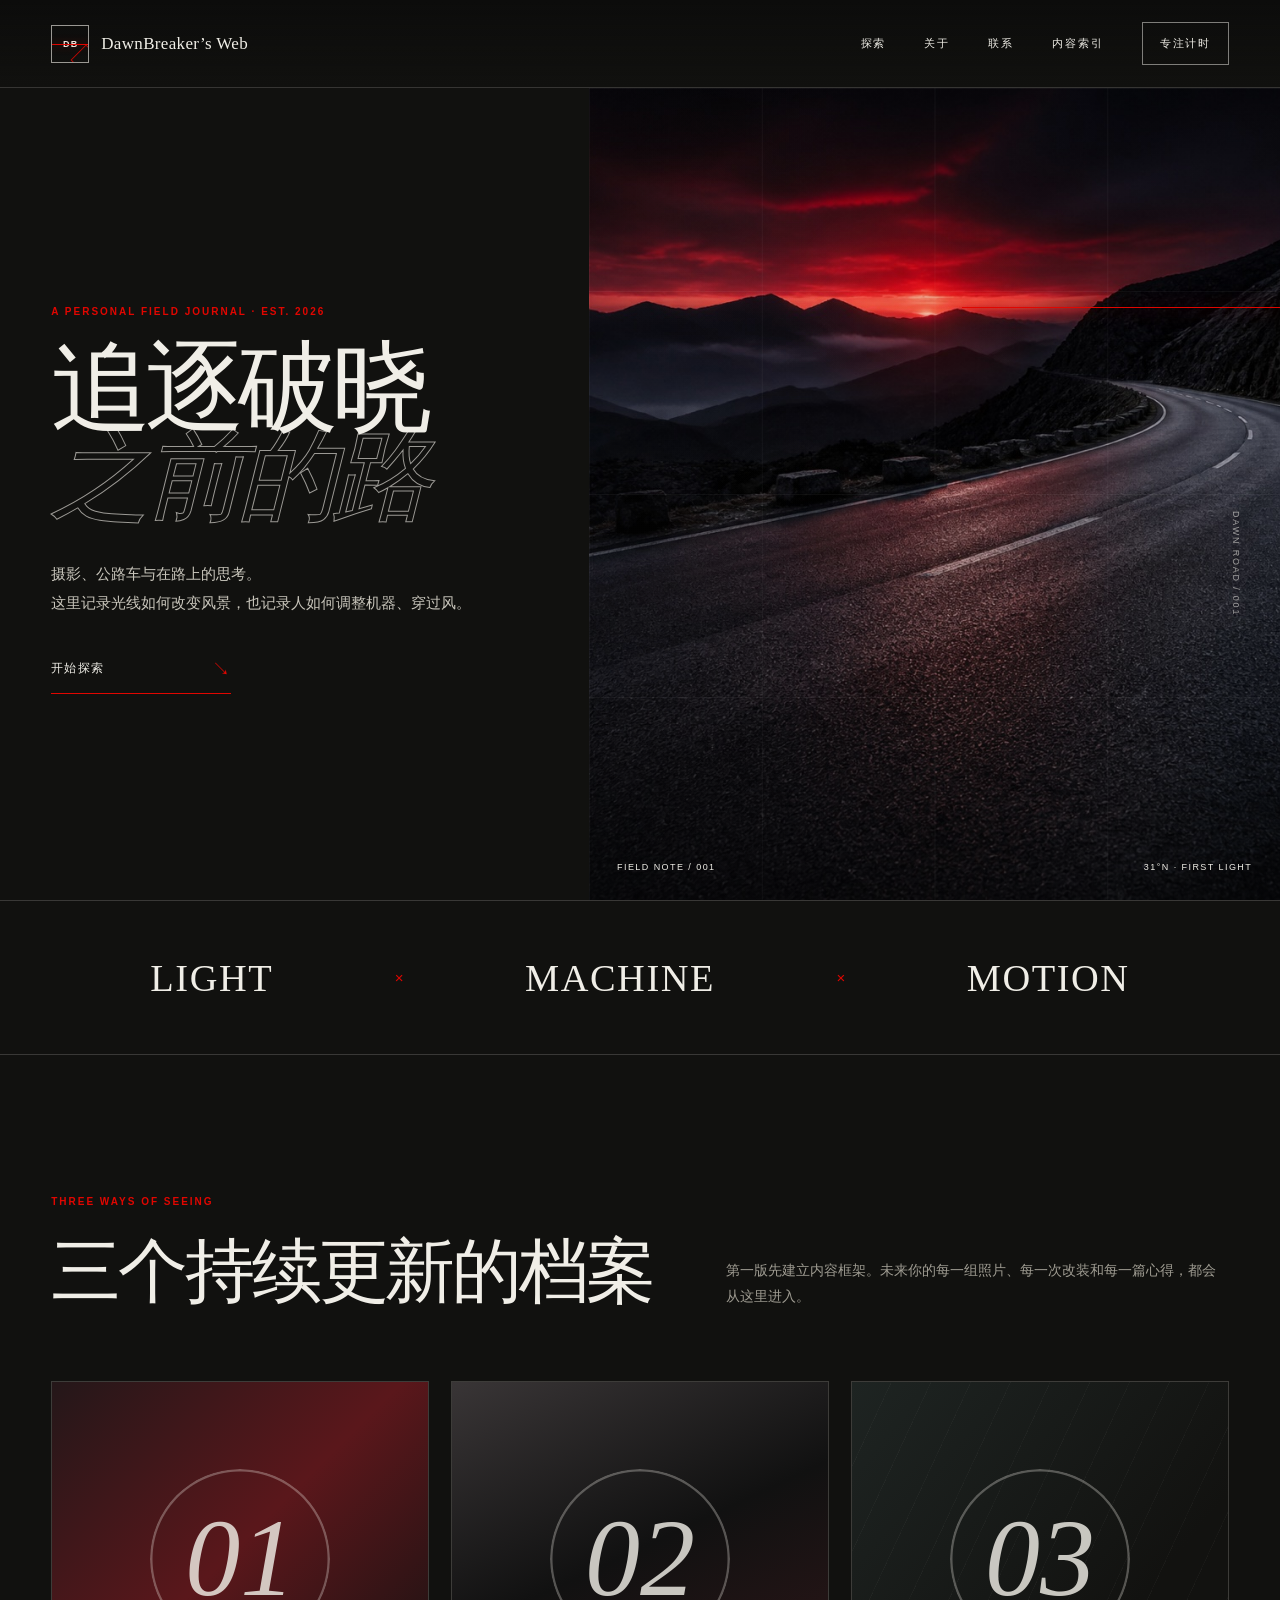
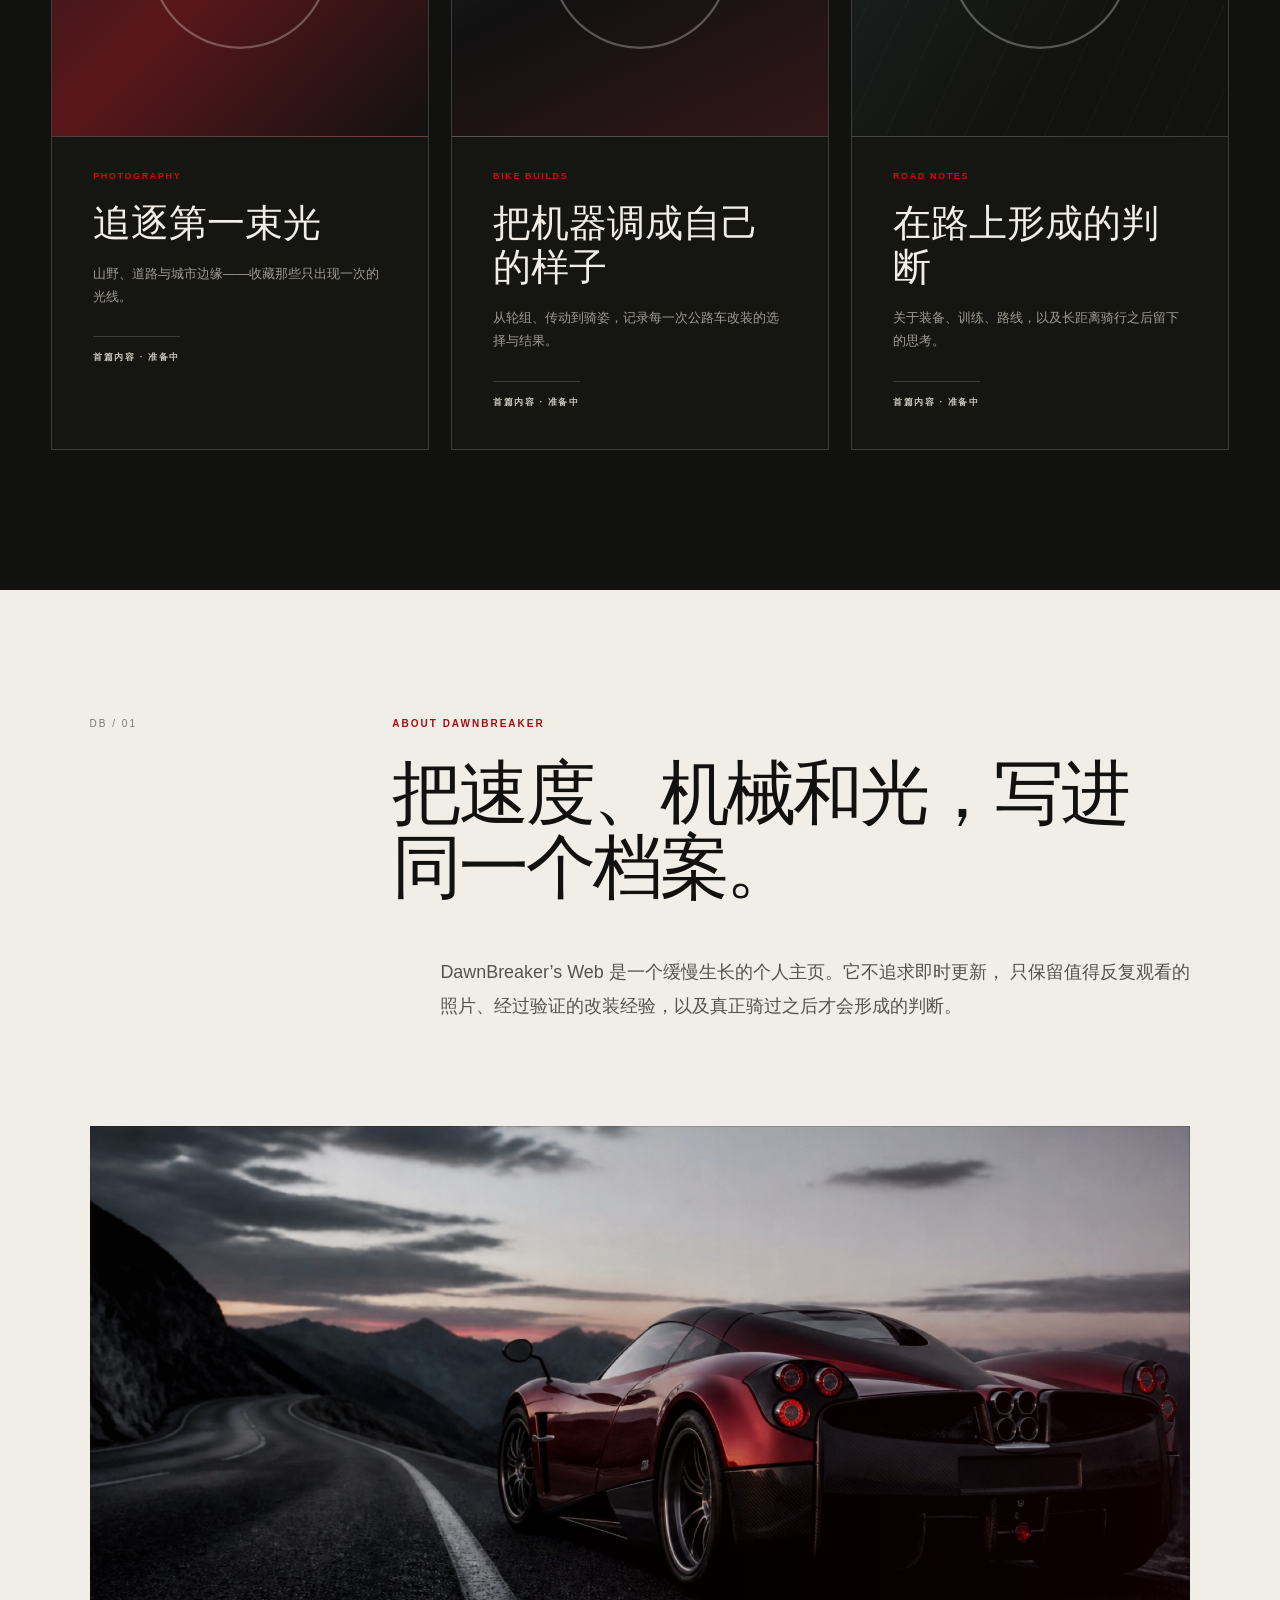
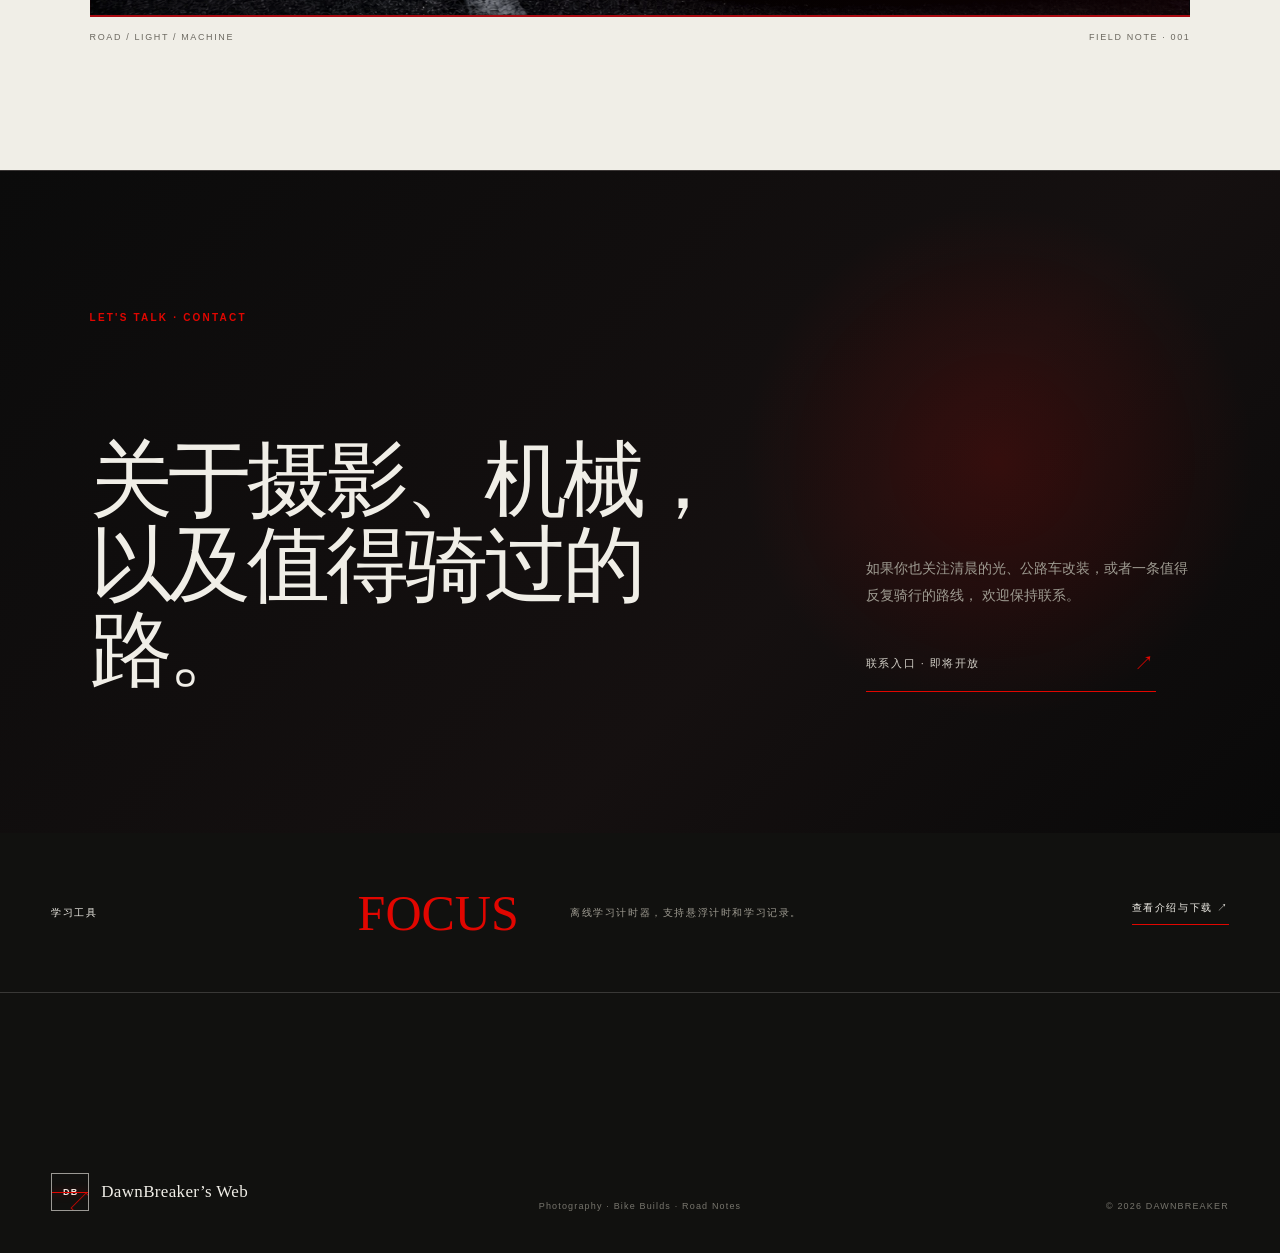
<file: index.html>
<!doctype html>
<html lang="zh-CN">
  <head>
    <meta charset="UTF-8" />
    <meta name="viewport" content="width=device-width, initial-scale=1" />
    <meta
      name="description"
      content="摄影、公路车改装与骑行心得。一个关于光线、机械与道路的个人档案。"
    />
    <meta name="theme-color" content="#11110f" />
    <meta name="color-scheme" content="dark" />
    <link rel="canonical" href="https://dawnbreaker91-lz.github.io/dawnbreaker-web/" />
    <link rel="preload" as="image" href="./hero-dawn-road.jpg" fetchpriority="high" />
    <meta property="og:title" content="DawnBreaker’s Web" />
    <meta property="og:description" content="摄影、公路车改装与骑行心得。一个关于光线、机械与道路的个人档案。" />
    <meta property="og:type" content="website" />
    <meta property="og:locale" content="zh_CN" />
    <meta property="og:image" content="https://dawnbreaker91-lz.github.io/dawnbreaker-web/hero-dawn-road.jpg" />
    <meta property="og:image:alt" content="红色破晓天空下蜿蜒穿过山脉的公路" />
    <title>DawnBreaker’s Web — Photography, Bikes &amp; Road Notes</title>
    <link rel="stylesheet" href="./styles.css" />
  </head>
  <body>
    <main>
      <div class="opening-sequence" aria-hidden="true">
        <span class="opening-logo"><b>DB</b></span>
        <i></i>
      </div>
      <div class="scroll-progress" aria-hidden="true"></div>
      <button
        class="back-to-top"
        type="button"
        aria-label="返回页面顶部"
        aria-hidden="true"
        tabindex="-1"
      >
        <span aria-hidden="true">↑</span>
        <b aria-hidden="true">TOP</b>
      </button>
      <header class="site-header">
        <a class="brand" href="#top" aria-label="DawnBreaker’s Web 首页">
          <span class="brand-logo" aria-hidden="true"><b>DB</b></span>
          <span>DawnBreaker’s Web</span>
        </a>
        <nav aria-label="主导航">
          <a href="#stories">探索</a>
          <a href="#about">关于</a>
          <a href="#contact">联系</a>
          <a href="#index">内容索引</a>
          <a class="nav-index" href="./focus.html">专注计时</a>
        </nav>
      </header>

      <section class="hero" id="top">
        <div class="hero-copy">
          <p class="eyebrow">A PERSONAL FIELD JOURNAL · EST. 2026</p>
          <h1>追逐破晓<br /><em>之前的路</em></h1>
          <p class="hero-intro">
            摄影、公路车与在路上的思考。<br />
            这里记录光线如何改变风景，也记录人如何调整机器、穿过风。
          </p>
          <a class="text-link" href="#stories">
            开始探索 <span aria-hidden="true">↘</span>
          </a>
        </div>

        <div
          class="hero-visual"
          role="img"
          aria-label="红色破晓天空下蜿蜒穿过山脉的公路"
        >
          <div class="visual-grid" aria-hidden="true"></div>
          <div class="sun-line" aria-hidden="true"></div>
          <div class="visual-caption">
            <span>FIELD NOTE / 001</span>
            <span>31°N · FIRST LIGHT</span>
          </div>
          <p>DAWN ROAD / 001</p>
        </div>
      </section>

      <section class="manifesto" aria-label="网站简介" data-reveal>
        <p>LIGHT</p><span aria-hidden="true">×</span>
        <p>MACHINE</p><span aria-hidden="true">×</span>
        <p>MOTION</p>
      </section>

      <section class="stories" id="stories" data-reveal>
        <div class="section-heading">
          <div>
            <p class="eyebrow">THREE WAYS OF SEEING</p>
            <h2>三个持续更新的档案</h2>
          </div>
          <p class="section-note">
            第一版先建立内容框架。未来你的每一组照片、每一次改装和每一篇心得，都会从这里进入。
          </p>
        </div>

        <div class="feature-grid">
          <article class="feature-card feature-photo" data-reveal>
            <div class="feature-art" aria-hidden="true"><span>01</span><i></i></div>
            <div class="feature-content">
              <p class="feature-label">PHOTOGRAPHY</p>
              <h3>追逐第一束光</h3>
              <p>山野、道路与城市边缘——收藏那些只出现一次的光线。</p>
              <span class="coming-soon">首篇内容 · 准备中</span>
            </div>
          </article>

          <article class="feature-card feature-bike" data-reveal>
            <div class="feature-art" aria-hidden="true"><span>02</span><i></i></div>
            <div class="feature-content">
              <p class="feature-label">BIKE BUILDS</p>
              <h3>把机器调成自己的样子</h3>
              <p>从轮组、传动到骑姿，记录每一次公路车改装的选择与结果。</p>
              <span class="coming-soon">首篇内容 · 准备中</span>
            </div>
          </article>

          <article class="feature-card feature-notes" data-reveal>
            <div class="feature-art" aria-hidden="true"><span>03</span><i></i></div>
            <div class="feature-content">
              <p class="feature-label">ROAD NOTES</p>
              <h3>在路上形成的判断</h3>
              <p>关于装备、训练、路线，以及长距离骑行之后留下的思考。</p>
              <span class="coming-soon">首篇内容 · 准备中</span>
            </div>
          </article>
        </div>
      </section>

      <section class="about" id="about" data-reveal>
        <div class="about-number">DB / 01</div>
        <div class="about-copy">
          <p class="eyebrow">ABOUT DAWNBREAKER</p>
          <h2>把速度、机械和光，写进同一个档案。</h2>
          <p>
            DawnBreaker’s Web 是一个缓慢生长的个人主页。它不追求即时更新，
            只保留值得反复观看的照片、经过验证的改装经验，以及真正骑过之后才会形成的判断。
          </p>
        </div>
        <figure class="about-image">
          <div class="about-image-frame">
            <img
              src="./about-dawn-pagani.jpg"
              alt="破晓前停在山路上的红色帕加尼跑车"
              width="1800"
              height="1200"
              loading="lazy"
              decoding="async"
            />
          </div>
          <figcaption>
            <span>ROAD / LIGHT / MACHINE</span>
            <span>FIELD NOTE · 001</span>
          </figcaption>
        </figure>
      </section>

      <section class="contact" id="contact" data-reveal>
        <p class="contact-kicker">LET'S TALK · CONTACT</p>
        <div class="contact-copy">
          <h2>关于摄影、机械，<br />以及值得骑过的路。</h2>
          <div class="contact-side">
            <p>
              如果你也关注清晨的光、公路车改装，或者一条值得反复骑行的路线，
              欢迎保持联系。
            </p>
            <span class="contact-link" aria-label="联系入口即将开放">
              联系入口 · 即将开放 <i aria-hidden="true">↗</i>
            </span>
          </div>
        </div>
      </section>

      <section class="index-strip" id="index" data-reveal>
        <p>学习工具</p>
        <strong lang="en">FOCUS</strong>
        <span>离线学习计时器，支持悬浮计时和学习记录。</span>
        <a href="./focus.html">查看介绍与下载 ↗</a>
      </section>

      <footer>
        <a class="brand footer-brand" href="#top">
          <span class="brand-logo" aria-hidden="true"><b>DB</b></span>
          <span>DawnBreaker’s Web</span>
        </a>
        <p>Photography · Bike Builds · Road Notes</p>
        <p>© 2026 DAWNBREAKER</p>
      </footer>
    </main>
    <script src="./interactions.js" defer></script>
  </body>
</html>
</file>
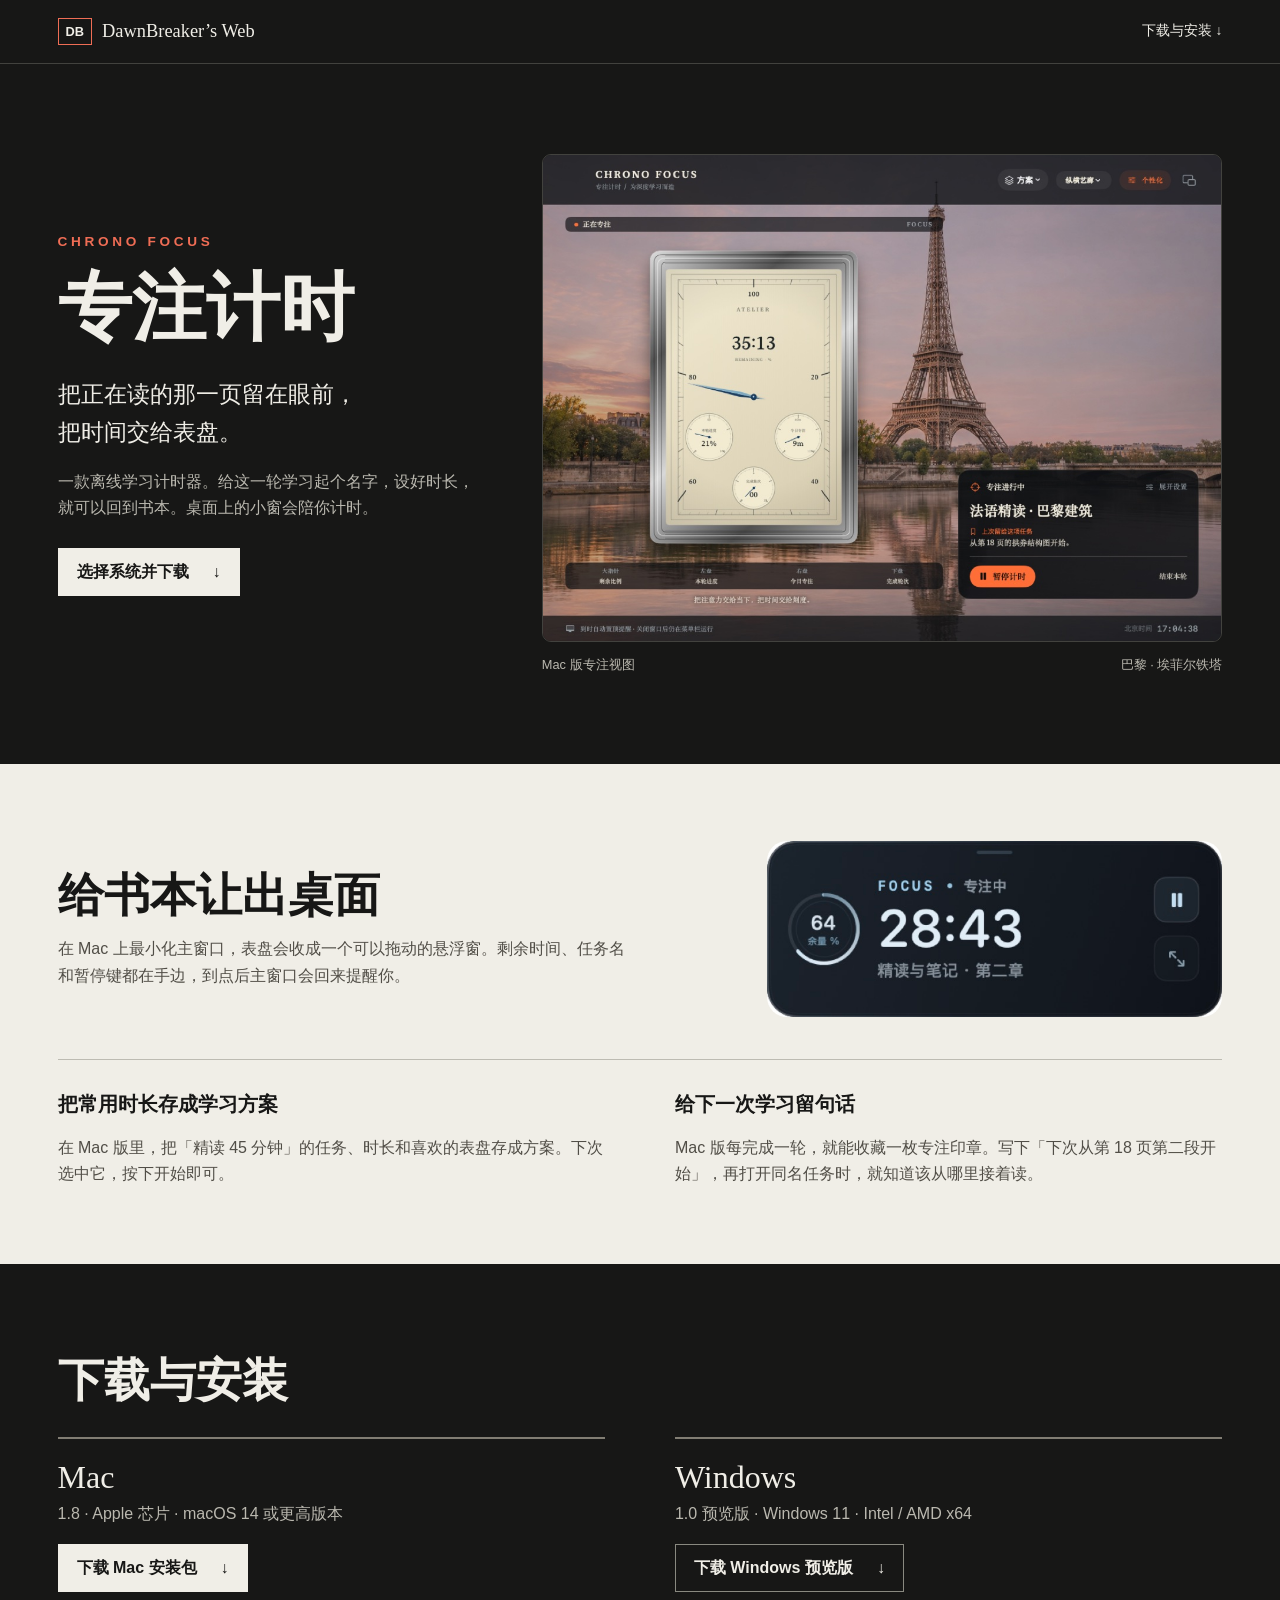
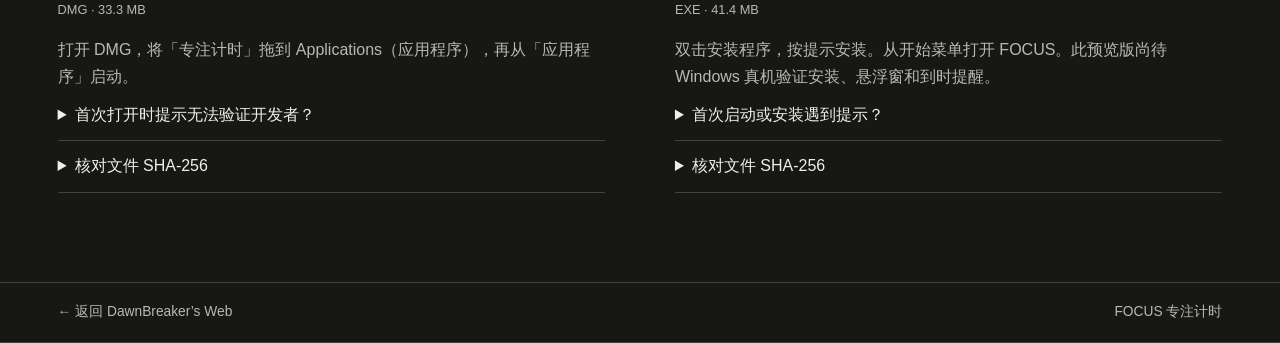
<file: focus.html>
<!doctype html>
<html lang="zh-CN">
<head>
  <meta charset="utf-8">
  <meta name="viewport" content="width=device-width, initial-scale=1">
  <meta name="theme-color" content="#171716">
  <title>FOCUS 专注计时 · DawnBreaker’s Web</title>
  <meta name="description" content="一款离线学习计时器。用表盘查看进度，在悬浮窗里暂停或继续，为下次学习留一句话。下载 Mac 版或 Windows 11 预览版。">
  <link rel="stylesheet" href="./focus.css">
</head>
<body>
  <header><div class="wrap bar"><a class="brand" href="./index.html"><b>DB</b> DawnBreaker’s Web</a><a href="#downloads">下载与安装 ↓</a></div></header>
  <main>
    <section class="wrap hero" aria-labelledby="hero-title">
      <div class="intro"><p class="wordmark" lang="en">CHRONO FOCUS</p><h1 id="hero-title">专注计时</h1><p class="lead">把正在读的那一页留在眼前，<br>把时间交给表盘。</p><p class="desc">一款离线学习计时器。给这一轮学习起个名字，设好时长，就可以回到书本。桌面上的小窗会陪你计时。</p><a class="button" href="#downloads">选择系统并下载 <span aria-hidden="true">↓</span></a></div>
      <figure class="showcase"><img src="./focus-view.jpg" width="1150" height="824" alt="Mac 专注视图：巴黎铁塔背景前的奶油色表盘显示剩余 35 分 13 秒。"><figcaption>Mac 版专注视图 <span>巴黎 · 埃菲尔铁塔</span></figcaption></figure>
    </section>
    <section class="paper"><div class="wrap feature"><div><h2>给书本让出桌面</h2><p>在 Mac 上最小化主窗口，表盘会收成一个可以拖动的悬浮窗。剩余时间、任务名和暂停键都在手边，到点后主窗口会回来提醒你。</p></div><figure class="mini"><img src="./floating.jpg" width="680" height="262" loading="lazy" alt="悬浮计时窗显示任务名、剩余 28 分 43 秒，以及暂停和展开按钮。"></figure></div>
    <div class="wrap notes"><article><h3>把常用时长存成学习方案</h3><p>在 Mac 版里，把「精读 45 分钟」的任务、时长和喜欢的表盘存成方案。下次选中它，按下开始即可。</p></article><article><h3>给下一次学习留句话</h3><p>Mac 版每完成一轮，就能收藏一枚专注印章。写下「下次从第 18 页第二段开始」，再打开同名任务时，就知道该从哪里接着读。</p></article></div></section>
    <section id="downloads" class="wrap downloads"><h2>下载与安装</h2><div class="platforms">
      <article><h3>Mac</h3><p class="version">1.8 · Apple 芯片 · macOS 14 或更高版本</p><a class="button" href="https://github.com/dawnbreaker91-lz/dawnbreaker-web/releases/download/focus-1.8/FOCUS-1.8-arm64.dmg" download>下载 Mac 安装包 <span aria-hidden="true">↓</span></a><p class="format">DMG · 33.3 MB</p><p>打开 DMG，将「专注计时」拖到 Applications（应用程序），再从「应用程序」启动。</p><details><summary>首次打开时提示无法验证开发者？</summary><p>此版本未经过 Apple 公证。如果你确认下载来源并决定使用，可在尝试打开后，前往「系统设置 → 隐私与安全性」查看针对这款应用的「仍要打开」选项。</p></details><details><summary>核对文件 SHA-256</summary><code>070e08aea85d8af13aa18360f0b7b59ee83da3350ce7875770d41feae6d8da45</code></details></article>
      <article><h3>Windows</h3><p class="version">1.0 预览版 · Windows 11 · Intel / AMD x64</p><a class="button secondary" href="https://github.com/dawnbreaker91-lz/dawnbreaker-web/releases/download/focus-1.8/FOCUS-Setup-x64.exe" download>下载 Windows 预览版 <span aria-hidden="true">↓</span></a><p class="format">EXE · 41.4 MB</p><p>双击安装程序，按提示安装。从开始菜单打开 FOCUS。此预览版尚待 Windows 真机验证安装、悬浮窗和到时提醒。</p><details><summary>首次启动或安装遇到提示？</summary><p>安装程序未使用发行者证书签名，Windows 可能显示「无法识别的应用」。可核对下方校验值。若程序提示缺少 WebView2，请安装微软提供的 x64 运行时。</p><a class="inline" href="https://developer.microsoft.com/microsoft-edge/webview2/">微软 WebView2 下载页 ↗</a></details><details><summary>核对文件 SHA-256</summary><code>7db6f77276fa2b938c99bf0baedc9f3358903dab18e634a68c6736ce56993868</code></details></article>
    </div></section>
  </main><footer><div class="wrap bar"><a href="./index.html">← 返回 DawnBreaker’s Web</a><span>FOCUS 专注计时</span></div></footer>
</body></html>
</file>
<file: styles.css>
:root {
  --ink: #11110f;
  --paper: #f0eee7;
  --muted: #9e9b91;
  --line: rgba(240, 238, 231, 0.18);
  --accent: #e10600;
  --scroll-progress: 0%;
  --hero-shift: 0px;
}

@property --ring-fill {
  syntax: "<angle>";
  inherits: false;
  initial-value: 0deg;
}

* {
  box-sizing: border-box;
}

html {
  scroll-behavior: smooth;
  background: var(--ink);
}

body {
  margin: 0;
  overflow-x: hidden;
  background: var(--ink);
  color: var(--paper);
  font-family: Arial, "Helvetica Neue", sans-serif;
  text-rendering: optimizeLegibility;
}

a {
  color: inherit;
  text-decoration: none;
}

.scroll-progress {
  position: fixed;
  z-index: 1000;
  top: 0;
  left: 0;
  width: var(--scroll-progress);
  height: 2px;
  background: var(--accent);
  box-shadow: 0 0 14px rgba(225, 6, 0, 0.8);
  pointer-events: none;
}

.back-to-top {
  position: fixed;
  z-index: 850;
  right: clamp(18px, 2.4vw, 38px);
  bottom: clamp(18px, 2.4vw, 38px);
  display: grid;
  place-content: center;
  width: 68px;
  height: 68px;
  padding: 0;
  overflow: hidden;
  border: 0;
  border-radius: 50%;
  background: radial-gradient(circle, rgba(9, 9, 9, 0.98) 0 61%, transparent 62%), repeating-conic-gradient(from 0deg, rgba(240, 238, 231, 0.38) 0deg 1.4deg, transparent 1.4deg 12deg), rgba(9, 9, 9, 0.96);
  box-shadow: 0 14px 38px rgba(0, 0, 0, 0.34), inset 0 0 0 1px rgba(240, 238, 231, 0.06);
  color: var(--paper);
  cursor: pointer;
  opacity: 0;
  visibility: hidden;
  transform: translateY(18px) scale(0.88);
  transition: opacity 260ms ease, visibility 260ms ease, transform 400ms cubic-bezier(0.22, 1, 0.36, 1), box-shadow 260ms ease;
  pointer-events: none;
  -webkit-tap-highlight-color: transparent;
}

.back-to-top::before {
  position: absolute;
  inset: 8px;
  border: 1px solid rgba(240, 238, 231, 0.12);
  border-radius: 50%;
  background: radial-gradient(circle at 36% 28%, rgba(240, 238, 231, 0.08), transparent 35%), #0b0b0a;
  box-shadow: inset 0 0 16px rgba(0, 0, 0, 0.72);
  content: "";
  pointer-events: none;
}

.back-to-top::after {
  --ring-fill: 0deg;
  position: absolute;
  inset: 0;
  border-radius: 50%;
  background: conic-gradient(from 0deg, #7f0d12 0deg, #a30d13 var(--ring-fill), transparent var(--ring-fill), transparent 360deg);
  filter: drop-shadow(0 0 5px rgba(143, 17, 22, 0.55));
  content: "";
  -webkit-mask: radial-gradient(farthest-side, transparent calc(100% - 4px), #000 calc(100% - 3px));
  mask: radial-gradient(farthest-side, transparent calc(100% - 4px), #000 calc(100% - 3px));
  pointer-events: none;
  transition: --ring-fill 880ms cubic-bezier(0.22, 1, 0.36, 1);
}

.back-to-top span,
.back-to-top b {
  position: relative;
  z-index: 1;
  line-height: 1;
}

.back-to-top span {
  position: absolute;
  top: 50%;
  left: 50%;
  width: 19px;
  height: 1px;
  font-size: 0;
  background: linear-gradient(90deg, rgba(240, 238, 231, 0.7), #b31318 78%);
  box-shadow: 0 0 5px rgba(163, 13, 19, 0.4);
  transform: rotate(-125deg);
  transform-origin: 0 50%;
  transition: transform 720ms cubic-bezier(0.22, 1, 0.36, 1);
}

.back-to-top span::before {
  position: absolute;
  top: -3px;
  left: -3px;
  width: 7px;
  height: 7px;
  border: 1px solid rgba(240, 238, 231, 0.54);
  border-radius: 50%;
  background: #0b0b0a;
  box-shadow: 0 0 0 2px rgba(0, 0, 0, 0.45);
  content: "";
}

.back-to-top span::after {
  position: absolute;
  top: -2px;
  right: -2px;
  border-top: 2px solid transparent;
  border-bottom: 2px solid transparent;
  border-left: 4px solid #b31318;
  content: "";
}

.back-to-top b {
  position: absolute;
  right: 0;
  bottom: 11px;
  left: 0;
  color: #aaa79e;
  font-size: 6px;
  font-weight: 700;
  letter-spacing: 0.16em;
  text-indent: 0.16em;
}

.back-to-top.is-visible {
  opacity: 1;
  visibility: visible;
  transform: translateY(0) scale(1);
  pointer-events: auto;
}

.back-to-top:hover {
  box-shadow: 0 14px 38px rgba(0, 0, 0, 0.36), 0 0 24px rgba(225, 6, 0, 0.12);
  transform: translateY(-3px) scale(1.02);
}

.back-to-top:hover::after {
  --ring-fill: 360deg;
}

.back-to-top:hover span {
  transform: rotate(-20deg);
}

.back-to-top:active {
  transform: translateY(0) scale(0.96);
}

.back-to-top:focus-visible {
  outline: 2px solid var(--paper);
  outline-offset: 4px;
}

.opening-sequence {
  display: none;
}

.motion-enabled .opening-sequence {
  position: fixed;
  z-index: 999;
  inset: 0;
  display: flex;
  align-items: center;
  justify-content: center;
  overflow: hidden;
  background: #090909;
  pointer-events: none;
  animation: opening-exit 1.5s cubic-bezier(0.76, 0, 0.24, 1) 0.75s forwards;
}

.opening-logo {
  position: relative;
  display: grid;
  place-items: center;
  width: 82px;
  height: 82px;
  border: 1px solid rgba(240, 238, 231, 0.7);
  color: var(--paper);
  font-family: Arial, sans-serif;
  font-size: 21px;
  letter-spacing: 0.18em;
  text-indent: 0.18em;
  animation: opening-logo 0.8s ease both;
}

.opening-logo::before {
  position: absolute;
  content: "";
  left: -1px;
  right: -1px;
  top: 50%;
  height: 2px;
  background: var(--accent);
  transform: scaleX(0);
  animation: horizon-draw 0.65s ease 0.25s forwards;
}

.opening-sequence > i {
  position: absolute;
  top: 50%;
  left: 50%;
  width: 100vw;
  height: 1px;
  background: rgba(225, 6, 0, 0.5);
  transform: translateX(-50%) scaleX(0);
  animation: horizon-draw 0.8s ease 0.55s forwards;
}

.site-header {
  position: fixed;
  inset: 0 0 auto;
  z-index: 10;
  display: flex;
  align-items: center;
  justify-content: space-between;
  height: 88px;
  padding: 0 clamp(24px, 4vw, 72px);
  border-bottom: 1px solid var(--line);
  background: linear-gradient(to bottom, rgba(8, 8, 8, 0.5), transparent);
  transition: height 260ms ease, background 260ms ease, backdrop-filter 260ms ease;
}

.site-header.is-scrolled {
  height: 72px;
  background: rgba(9, 9, 9, 0.86);
  backdrop-filter: blur(18px);
}

.brand {
  display: inline-flex;
  align-items: center;
  gap: 12px;
  font-family: Georgia, "Times New Roman", serif;
  font-size: 17px;
  letter-spacing: 0.02em;
}

.brand-logo {
  position: relative;
  display: grid;
  place-items: center;
  width: 38px;
  height: 38px;
  flex: 0 0 auto;
  overflow: hidden;
  border: 1px solid rgba(240, 238, 231, 0.62);
  color: var(--paper);
  font-family: Arial, sans-serif;
  font-size: 9px;
  letter-spacing: 0.14em;
  text-indent: 0.14em;
  transition: border-color 220ms ease, color 220ms ease, transform 220ms ease;
}

.brand-logo::before {
  position: absolute;
  content: "";
  inset: 50% -1px auto;
  height: 1px;
  background: var(--accent);
  box-shadow: 0 0 8px rgba(225, 6, 0, 0.65);
}

.brand-logo::after {
  position: absolute;
  content: "";
  right: -9px;
  bottom: -9px;
  width: 20px;
  height: 20px;
  border: 1px solid rgba(225, 6, 0, 0.8);
  transform: rotate(45deg);
}

.brand:hover .brand-logo,
.brand:focus-visible .brand-logo {
  border-color: var(--accent);
  color: var(--accent);
  transform: translateY(-2px);
}

nav {
  display: flex;
  align-items: center;
  gap: clamp(20px, 3vw, 48px);
  font-size: 11px;
  letter-spacing: 0.16em;
}

nav a {
  position: relative;
  transition: color 180ms ease;
}

nav a:not(.nav-index)::after {
  position: absolute;
  content: "";
  left: 0;
  right: 100%;
  bottom: -10px;
  height: 1px;
  background: var(--accent);
  transition: right 220ms ease;
}

nav a.is-active::after {
  right: 0;
}

nav a:hover,
nav a:focus-visible {
  color: var(--accent);
}

.nav-index {
  padding: 13px 17px;
  border: 1px solid rgba(240, 238, 231, 0.5);
}

.hero {
  display: grid;
  grid-template-columns: minmax(0, 0.92fr) minmax(0, 1.08fr);
  min-height: 100svh;
  padding-top: 88px;
}

.hero-copy {
  display: flex;
  flex-direction: column;
  justify-content: center;
  padding: 80px clamp(28px, 5.5vw, 104px) 68px clamp(24px, 4vw, 72px);
}

.motion-enabled .hero-copy > * {
  opacity: 0;
  transform: translateY(24px);
}

.motion-ready .hero-copy > * {
  animation: hero-copy-in 0.9s cubic-bezier(0.22, 1, 0.36, 1) forwards;
}

.motion-ready .hero-copy > :nth-child(2) { animation-delay: 0.12s; }
.motion-ready .hero-copy > :nth-child(3) { animation-delay: 0.24s; }
.motion-ready .hero-copy > :nth-child(4) { animation-delay: 0.34s; }

.eyebrow {
  margin: 0 0 28px;
  color: var(--accent);
  font-size: 10px;
  font-weight: 700;
  letter-spacing: 0.2em;
}

h1,
h2,
h3,
p {
  margin-top: 0;
}

h1 {
  max-width: 760px;
  margin-bottom: 40px;
  font-family: "Iowan Old Style", "Baskerville", Georgia, serif;
  font-size: clamp(66px, 7.8vw, 142px);
  font-weight: 400;
  line-height: 0.88;
  letter-spacing: -0.065em;
}

h1 em {
  color: transparent;
  font-weight: 400;
  -webkit-text-stroke: 1px rgba(240, 238, 231, 0.62);
}

.hero-intro {
  max-width: 510px;
  margin-bottom: 40px;
  color: #c8c5bb;
  font-size: clamp(14px, 1.2vw, 18px);
  line-height: 1.85;
}

.text-link {
  display: inline-flex;
  align-items: center;
  justify-content: space-between;
  width: 180px;
  padding-bottom: 12px;
  border-bottom: 1px solid var(--accent);
  font-size: 12px;
  letter-spacing: 0.12em;
}

.text-link span {
  color: var(--accent);
  font-size: 18px;
}

.hero-visual {
  position: relative;
  min-height: 620px;
  overflow: hidden;
  background-image:
    linear-gradient(90deg, rgba(9, 9, 9, 0.12), transparent 38%),
    url("./hero-dawn-road.jpg");
  background-position: center calc(50% + var(--hero-shift));
  background-size: cover;
  will-change: background-position;
}

.hero-visual::before,
.hero-visual::after {
  position: absolute;
  content: "";
  inset: 0;
  pointer-events: none;
}

.hero-visual::before {
  z-index: 1;
  background: linear-gradient(to bottom, rgba(7, 7, 7, 0.18), transparent 38%, rgba(7, 7, 7, 0.48));
}

.hero-visual::after {
  z-index: 1;
  background: radial-gradient(circle at 48% 27%, rgba(225, 6, 0, 0.14), transparent 18%);
}

.motion-enabled .hero-visual {
  opacity: 0;
  transform: scale(1.045);
}

.motion-ready .hero-visual {
  animation: hero-image-in 1.5s cubic-bezier(0.22, 1, 0.36, 1) 0.1s forwards;
}

.visual-grid {
  position: absolute;
  inset: 0;
  z-index: 1;
  background-image:
    linear-gradient(rgba(255, 255, 255, 0.04) 1px, transparent 1px),
    linear-gradient(90deg, rgba(255, 255, 255, 0.04) 1px, transparent 1px);
  background-size: 25% 25%;
}

.sun-line {
  position: absolute;
  z-index: 2;
  top: 27%;
  right: 0;
  width: 46%;
  height: 1px;
  background: var(--accent);
  box-shadow: 0 0 18px rgba(225, 6, 0, 0.72);
  transform-origin: right;
}

.motion-ready .sun-line {
  animation: line-scan 1.2s cubic-bezier(0.22, 1, 0.36, 1) 0.7s both;
}

.hero-visual > p {
  position: absolute;
  z-index: 3;
  right: 30px;
  bottom: 35%;
  color: rgba(240, 238, 231, 0.6);
  font-size: 9px;
  letter-spacing: 0.2em;
  writing-mode: vertical-rl;
}

.visual-caption {
  position: absolute;
  z-index: 3;
  inset: auto 28px 28px;
  display: flex;
  justify-content: space-between;
  font-size: 9px;
  letter-spacing: 0.16em;
}

.manifesto {
  display: flex;
  align-items: center;
  justify-content: space-around;
  min-height: 155px;
  padding: 28px clamp(24px, 7vw, 130px);
  border-top: 1px solid var(--line);
  border-bottom: 1px solid var(--line);
}

.manifesto p {
  margin: 0;
  font-family: "Iowan Old Style", Georgia, serif;
  font-size: clamp(22px, 3vw, 48px);
  letter-spacing: 0.04em;
}

.manifesto span {
  color: var(--accent);
  font-size: 15px;
}

.stories {
  padding: clamp(90px, 11vw, 180px) clamp(24px, 4vw, 72px);
}

.section-heading {
  display: grid;
  grid-template-columns: 1.1fr 0.9fr;
  align-items: end;
  gap: 60px;
  margin-bottom: 72px;
}

.section-heading h2,
.about h2 {
  max-width: 850px;
  margin-bottom: 0;
  font-family: "Iowan Old Style", "Baskerville", Georgia, serif;
  font-size: clamp(40px, 5.5vw, 90px);
  font-weight: 400;
  line-height: 1.05;
  letter-spacing: -0.045em;
}

.section-note {
  max-width: 510px;
  margin: 0;
  color: var(--muted);
  font-size: 14px;
  line-height: 1.8;
}

.feature-grid {
  display: grid;
  grid-template-columns: repeat(12, 1fr);
  gap: 22px;
}

.feature-card {
  min-height: 620px;
  border: 1px solid var(--line);
  background: #151512;
  transition: transform 420ms cubic-bezier(0.22, 1, 0.36, 1), border-color 300ms ease, box-shadow 420ms ease;
}

.feature-card:hover {
  transform: translateY(-10px);
  border-color: rgba(225, 6, 0, 0.64);
  box-shadow: 0 30px 70px rgba(0, 0, 0, 0.3);
}

.feature-photo,
.feature-bike,
.feature-notes {
  grid-column: span 4;
}

.feature-art {
  position: relative;
  display: flex;
  align-items: center;
  justify-content: center;
  height: 355px;
  overflow: hidden;
  border-bottom: 1px solid var(--line);
}

.feature-art > span {
  z-index: 2;
  color: rgba(240, 238, 231, 0.82);
  font-family: "Iowan Old Style", Georgia, serif;
  font-size: 110px;
  font-style: italic;
  transition: color 320ms ease, transform 520ms cubic-bezier(0.22, 1, 0.36, 1);
}

.feature-art i {
  position: absolute;
  display: block;
  width: 180px;
  height: 180px;
  border-radius: 50%;
  box-shadow: 0 0 0 rgba(143, 17, 22, 0);
  transition: transform 620ms cubic-bezier(0.22, 1, 0.36, 1), box-shadow 480ms ease;
}

.feature-art i::before,
.feature-art i::after {
  position: absolute;
  inset: 0;
  border-radius: inherit;
  content: "";
  -webkit-mask: radial-gradient(farthest-side, transparent calc(100% - 3px), #000 calc(100% - 2px));
  mask: radial-gradient(farthest-side, transparent calc(100% - 3px), #000 calc(100% - 2px));
  pointer-events: none;
}

.feature-art i::before {
  background: rgba(240, 238, 231, 0.3);
}

.feature-art i::after {
  --ring-fill: 0deg;
  background: conic-gradient(from 0deg, #7f0d12 0deg, #a30d13 var(--ring-fill), transparent var(--ring-fill), transparent 360deg);
  filter: drop-shadow(0 0 5px rgba(143, 17, 22, 0.5));
  transition: --ring-fill 980ms cubic-bezier(0.22, 1, 0.36, 1);
}

.feature-card:hover .feature-art > span {
  color: var(--paper);
  transform: translate3d(4px, -3px, 0) scale(1.025);
}

.feature-card:hover .feature-art i {
  box-shadow: 0 0 24px rgba(143, 17, 22, 0.22), inset 0 0 18px rgba(143, 17, 22, 0.08);
  transform: scale(1.08);
}

.feature-card:hover .feature-art i::after {
  --ring-fill: 360deg;
}

.feature-photo .feature-art {
  background: linear-gradient(135deg, #241719, #5a171b 48%, #111);
}

.feature-bike .feature-art {
  background: linear-gradient(155deg, #393536, #111 48%, #321719);
}

.feature-notes .feature-art {
  background: repeating-linear-gradient(115deg, transparent 0 35px, rgba(240, 238, 231, 0.05) 36px), linear-gradient(130deg, #1e2422, #121210 70%);
}

.feature-content {
  padding: 34px clamp(25px, 3.2vw, 52px) 40px;
}

.feature-label,
.coming-soon {
  color: var(--accent);
  font-size: 9px;
  font-weight: 700;
  letter-spacing: 0.18em;
}

.feature-content h3 {
  margin: 20px 0 18px;
  font-family: "Iowan Old Style", Georgia, serif;
  font-size: clamp(28px, 3vw, 46px);
  font-weight: 400;
  line-height: 1.15;
}

.feature-content > p:not(.feature-label) {
  max-width: 500px;
  margin-bottom: 28px;
  color: var(--muted);
  font-size: 13px;
  line-height: 1.75;
}

.coming-soon {
  display: inline-block;
  padding-top: 14px;
  border-top: 1px solid var(--line);
  color: #c8c5bb;
}

.about {
  display: grid;
  grid-template-columns: 0.55fr 1.45fr;
  row-gap: clamp(70px, 8vw, 120px);
  min-height: 650px;
  padding: clamp(80px, 10vw, 170px) clamp(24px, 7vw, 130px);
  background: var(--paper);
  color: var(--ink);
}

.about-number {
  color: #7d7a70;
  font-size: 10px;
  letter-spacing: 0.2em;
}

.about .eyebrow {
  color: #a90b12;
}

.about-copy > p:last-child {
  max-width: 750px;
  margin: 50px 0 0 auto;
  color: #55534d;
  font-size: clamp(15px, 1.4vw, 19px);
  line-height: 1.9;
}

.about-image {
  grid-column: 1 / -1;
  margin: 0;
}

.about-image-frame {
  position: relative;
  aspect-ratio: 2.25 / 1;
  overflow: hidden;
  background: #171817;
}

.about-image-frame::after {
  position: absolute;
  inset: 0;
  border: 1px solid rgba(17, 17, 15, 0.16);
  background: linear-gradient(90deg, rgba(17, 17, 15, 0.12), transparent 36%, rgba(169, 11, 18, 0.08));
  content: "";
  pointer-events: none;
}

.about-image img {
  display: block;
  width: 100%;
  height: 100%;
  object-fit: cover;
  object-position: center 58%;
  filter: saturate(0.82) contrast(1.04);
  transition: transform 900ms cubic-bezier(0.22, 1, 0.36, 1), filter 500ms ease;
}

.about-image:hover img {
  transform: scale(1.018);
  filter: saturate(0.94) contrast(1.04);
}

.about-image figcaption {
  display: flex;
  justify-content: space-between;
  gap: 24px;
  padding-top: 15px;
  border-top: 2px solid #a90b12;
  color: #6b6860;
  font-size: 9px;
  letter-spacing: 0.18em;
}

.contact {
  min-height: 620px;
  padding: clamp(88px, 11vw, 180px) clamp(24px, 7vw, 130px);
  border-top: 1px solid var(--line);
  background:
    radial-gradient(circle at 78% 44%, rgba(225, 6, 0, 0.16), transparent 24%),
    linear-gradient(135deg, #0b0b0b, #151010 62%, #090909);
}

.contact-kicker {
  margin-bottom: clamp(70px, 9vw, 140px);
  color: var(--accent);
  font-size: 10px;
  font-weight: 700;
  letter-spacing: 0.22em;
}

.contact-copy {
  display: grid;
  grid-template-columns: minmax(0, 1.35fr) minmax(280px, 0.65fr);
  align-items: end;
  gap: clamp(50px, 8vw, 140px);
}

.contact h2 {
  margin: 0;
  font-family: "Iowan Old Style", "Baskerville", Georgia, serif;
  font-size: clamp(48px, 6.5vw, 108px);
  font-weight: 400;
  line-height: 1.02;
  letter-spacing: -0.05em;
}

.contact-side > p {
  margin-bottom: 42px;
  color: var(--muted);
  font-size: 14px;
  line-height: 1.9;
}

.contact-link {
  display: inline-flex;
  align-items: center;
  justify-content: space-between;
  width: min(100%, 290px);
  padding-bottom: 14px;
  border-bottom: 1px solid var(--accent);
  color: #d4d0c8;
  font-size: 11px;
  letter-spacing: 0.14em;
}

.contact-link i {
  color: var(--accent);
  font-size: 20px;
  font-style: normal;
  transition: transform 260ms ease;
}

.contact:hover .contact-link i {
  transform: translate(5px, -5px);
}

.motion-enabled [data-reveal] {
  opacity: 0;
  transform: translateY(42px);
  transition: opacity 0.9s ease, transform 0.9s cubic-bezier(0.22, 1, 0.36, 1);
}

.motion-enabled [data-reveal].is-visible {
  opacity: 1;
  transform: translateY(0);
}

.motion-enabled .feature-grid [data-reveal]:nth-child(2) { transition-delay: 90ms; }
.motion-enabled .feature-grid [data-reveal]:nth-child(3) { transition-delay: 180ms; }

.index-strip {
  display: grid;
  grid-template-columns: 1fr auto 2fr auto;
  align-items: center;
  gap: clamp(20px, 4vw, 70px);
  min-height: 160px;
  padding: 30px clamp(24px, 4vw, 72px);
  border-bottom: 1px solid var(--line);
}

.index-strip p,
.index-strip span,
.index-strip a {
  margin: 0;
  font-size: 10px;
  letter-spacing: 0.16em;
}

.index-strip strong {
  color: var(--accent);
  font-family: "Iowan Old Style", Georgia, serif;
  font-size: 50px;
  font-weight: 400;
}

.index-strip span {
  color: var(--muted);
  line-height: 1.7;
}

.index-strip a {
  padding-bottom: 9px;
  border-bottom: 1px solid var(--accent);
}

footer {
  display: grid;
  grid-template-columns: 1fr auto 1fr;
  align-items: end;
  min-height: 260px;
  padding: 60px clamp(24px, 4vw, 72px) 42px;
}

footer p {
  margin: 0;
  color: #77756d;
  font-size: 9px;
  letter-spacing: 0.13em;
}

footer p:last-child {
  text-align: right;
}

.footer-brand {
  align-self: end;
}

@media (max-width: 900px) {
  .site-header {
    height: 76px;
  }

  nav a:not(.nav-index) {
    display: none;
  }

  .hero {
    grid-template-columns: 1fr;
    padding-top: 76px;
  }

  .hero-copy {
    min-height: 680px;
  }

  .hero-visual {
    min-height: 70svh;
  }

  .section-heading,
  .about,
  .contact-copy {
    grid-template-columns: 1fr;
  }

  .section-heading {
    gap: 34px;
  }

  .feature-photo,
  .feature-bike,
  .feature-notes {
    grid-column: 1 / -1;
  }

  .about {
    gap: 70px;
  }

  .about-copy > p:last-child {
    margin-left: 0;
  }

  .contact-copy {
    align-items: start;
  }
}

@media (max-width: 620px) {
  .brand {
    font-size: 14px;
  }

  .brand-logo {
    width: 34px;
    height: 34px;
  }

  .back-to-top {
    right: 16px;
    bottom: 16px;
    width: 56px;
    height: 56px;
  }

  .back-to-top::before {
    inset: 7px;
  }

  .back-to-top span {
    width: 16px;
  }

  .back-to-top b {
    bottom: 9px;
  }

  .nav-index {
    padding: 10px;
    font-size: 9px;
  }

  .hero-copy {
    min-height: 620px;
    padding-top: 58px;
  }

  h1 {
    font-size: clamp(58px, 18vw, 86px);
  }

  .manifesto {
    min-height: 110px;
  }

  .manifesto p {
    font-size: 16px;
  }

  .feature-card {
    min-height: auto;
  }

  .feature-art {
    height: 260px;
  }

  .about-image-frame {
    aspect-ratio: 4 / 3;
  }

  .about-image img {
    object-position: 58% center;
  }

  .about-image figcaption {
    flex-direction: column;
    gap: 8px;
  }

  .index-strip {
    grid-template-columns: auto 1fr;
  }

  .index-strip span {
    grid-column: 1 / -1;
  }

  .index-strip a {
    justify-self: start;
  }

  footer {
    grid-template-columns: 1fr;
    gap: 26px;
  }

  footer p:last-child {
    text-align: left;
  }
}

@keyframes opening-logo {
  from { opacity: 0; transform: scale(0.82); }
  to { opacity: 1; transform: scale(1); }
}

@keyframes horizon-draw {
  to { transform: translateX(-50%) scaleX(1); }
}

.opening-logo::before { transform-origin: center; }
.opening-logo::before { animation-name: logo-horizon-draw; }

@keyframes logo-horizon-draw {
  to { transform: scaleX(1); }
}

@keyframes opening-exit {
  0% { transform: translateY(0); }
  100% { transform: translateY(-100%); visibility: hidden; }
}

@keyframes hero-copy-in {
  to { opacity: 1; transform: translateY(0); }
}

@keyframes hero-image-in {
  to { opacity: 1; transform: scale(1); }
}

@keyframes line-scan {
  from { transform: scaleX(0); opacity: 0; }
  to { transform: scaleX(1); opacity: 1; }
}

@media (prefers-reduced-motion: reduce) {
  html {
    scroll-behavior: auto;
  }

  .opening-sequence,
  .scroll-progress {
    display: none !important;
  }

  .motion-enabled .hero-copy > *,
  .motion-enabled .hero-visual,
  .motion-enabled [data-reveal] {
    opacity: 1;
    transform: none;
    animation: none;
    transition: none;
  }

  .back-to-top,
  .back-to-top::before,
  .back-to-top::after,
  .back-to-top span,
  .feature-art i,
  .feature-art i::after {
    transition: none;
  }
}
</file>
<file: focus.css>
:root { color-scheme: dark; --ink:#171716; --paper:#f0eee7; --muted:#bab8af; --line:#42423e; --red:#ef6d55; }
* { box-sizing:border-box; }
body { margin:0; color:var(--paper); background:var(--ink); font-family:Arial,"PingFang SC","Microsoft YaHei",sans-serif; line-height:1.65; }
a { color:inherit; }
.wrap { width:min(1220px,91%); margin-inline:auto; }
header, footer { border-block-end:1px solid var(--line); }
.bar { display:flex; align-items:center; justify-content:space-between; gap:12px; padding-block:18px; font-size:.86rem; }
.bar a { text-decoration:none; }
.bar a:hover { text-decoration:underline; }
.brand { display:inline-flex; align-items:center; gap:10px; font:1.15rem Georgia,serif; }
.brand b { padding:5px 7px; color:var(--paper); border:1px solid var(--red); font:bold .8rem Arial,sans-serif; }
.hero { display:grid; grid-template-columns: .77fr 1.23fr; align-items:center; gap:5%; padding-block:clamp(52px,7vw,100px); }
figure,p,h1,h2,h3 { margin:0; }
.wordmark { color:var(--red); font:600 .85rem/1.5 Arial,sans-serif; letter-spacing:.27em; }
h1,h2 { font-family:"Songti SC","STSong","Noto Serif CJK SC",serif; line-height:1.16; }
h1 { font-size:clamp(3.2rem,5.8vw,6rem); margin:12px 0 24px; }
.lead { font-size:clamp(1.15rem,1.8vw,1.6rem); }
.desc { max-width:32em; margin:18px 0 26px; color:var(--muted); }
.button { display:inline-flex; justify-content:space-between; align-items:center; gap:24px; min-height:46px; padding:10px 18px; border:1px solid transparent; background:var(--paper); color:var(--ink); font-weight:700; text-decoration:none; }
.button:hover { background:white; color:#161615; }
.secondary { color:var(--paper); border-color:#898980; background:transparent; }
a:focus-visible, summary:focus-visible { outline:3px solid #fa8a73; outline-offset:4px; }
.showcase img { display:block; width:100%; height:auto; border:1px solid var(--line); border-radius:9px; }
figcaption { display:flex; justify-content:space-between; gap:8px; margin-top:12px; color:var(--muted); font-size:.8rem; }
.paper { background:var(--paper); color:var(--ink); padding:clamp(42px,6vw,80px) 0; }
h2 { font-size:clamp(1.85rem,3.6vw,3.15rem); }
.feature { display:grid; grid-template-columns:1fr .8fr; gap:12%; align-items:center; }
.feature p, .notes p { max-width:38em; color:#514e47; margin-top:14px; }
.mini img { display:block; width:100%; height:auto; border-radius:20px; }
.notes,.platforms { display:grid; grid-template-columns:1fr 1fr; gap:6%; }
.notes { margin-top:42px; padding-top:28px; border-top:1px solid #bdbbb2; }
h3 { font-size:1.25rem; }
.downloads { padding-block:clamp(48px,7vw,100px); }
.platforms { margin-top:30px; }
.platforms article { border-top:2px solid #817d73; padding-top:20px; }
.platforms h3 { font:2rem Georgia,serif; }
.platforms p { color:var(--muted); }
.platforms .version { margin:5px 0 16px; }
.platforms .format { margin:7px 0 17px; font-size:.8rem; }
details { padding:12px 0; border-bottom:1px solid var(--line); }
summary { cursor:pointer; }
details p,code { margin-top:10px; }
code { display:block; color:var(--muted); overflow-wrap:anywhere; }
.inline { text-underline-offset:3px; }
footer { border-top:1px solid var(--line); color:var(--muted); }
@media (max-width:760px) { .hero,.feature,.notes,.platforms { grid-template-columns:1fr; gap:26px; } .wrap { width:89%; } .intro { max-width:36em; } .hero { padding-block:40px; } .mini { max-width:370px; } .brand { font-size:1rem; } .platforms { gap:36px; } }
</file>
